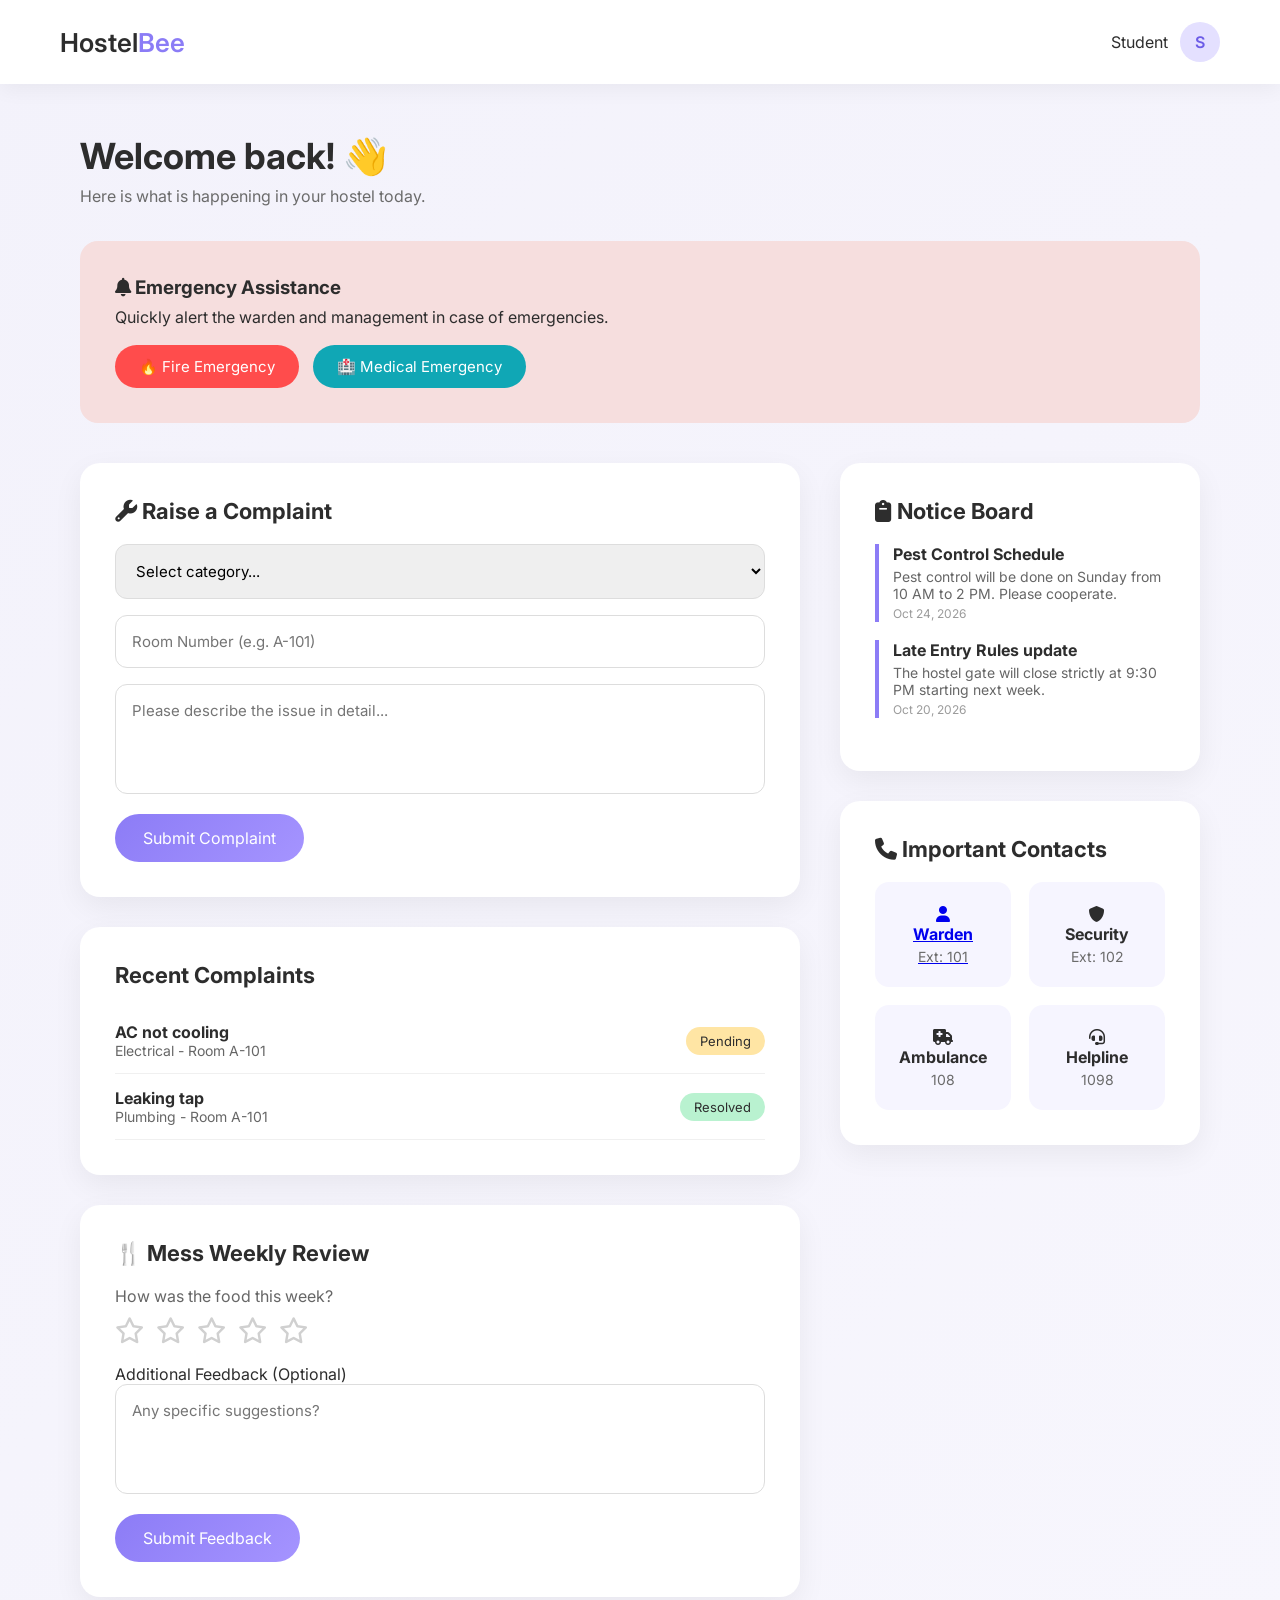
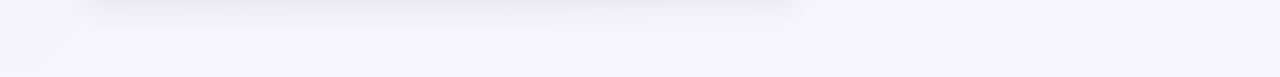
<file: student.html>
<!DOCTYPE html>
<html lang="en">

<head>
<meta charset="UTF-8">
<meta name="viewport" content="width=device-width, initial-scale=1.0">

<title>HostelBee Dashboard</title>

<link rel="stylesheet" href="style.css">

<link href="https://fonts.googleapis.com/css2?family=Inter:wght@300;400;500;600&display=swap" rel="stylesheet">

<link rel="stylesheet"
href="https://cdnjs.cloudflare.com/ajax/libs/font-awesome/6.5.0/css/all.min.css">

</head>

<body>

<!-- NAVBAR -->

<nav class="navbar">

<div class="logo">
Hostel<span>Bee</span>
</div>

<div class="profile">
<span>Student</span>
<div class="avatar">S</div>
</div>

</nav>


<div class="container">


<!-- WELCOME SECTION -->

<div class="welcome">

<h1>Welcome back! 👋</h1>

<p>Here is what is happening in your hostel today.</p>

</div>


<!-- EMERGENCY SECTION -->

<div class="emergency-card">

<h3><i class="fa-solid fa-bell"></i> Emergency Assistance</h3>

<p>Quickly alert the warden and management in case of emergencies.</p>

<div class="btn-group">

<button class="fire">
🔥 Fire Emergency
</button>
<a href="student_medical.html">
<button class="medical">
🏥 Medical Emergency
</button>
</a>

</div>

</div>


<!-- GRID LAYOUT -->

<div class="dashboard-grid">


<!-- LEFT SIDE -->

<div>


<!-- RAISE COMPLAINT -->

<div class="card">

<h3><i class="fa-solid fa-wrench"></i> Raise a Complaint</h3>

<select>
<option>Select category...</option>
<option>Electrical</option>
<option>Plumbing</option>
<option>Furniture</option>
<option>Lift</option>
<option>Cleaning</option>
</select>

<input type="text" placeholder="Room Number (e.g. A-101)">

<textarea placeholder="Please describe the issue in detail..."></textarea>

<button class="primary-btn">
Submit Complaint
</button>

</div>



<!-- RECENT COMPLAINTS -->

<div class="card">

<h3>Recent Complaints</h3>


<div class="complaint">

<div>
<h4>AC not cooling</h4>
<p>Electrical - Room A-101</p>
</div>

<span class="pending">Pending</span>

</div>


<div class="complaint">

<div>
<h4>Leaking tap</h4>
<p>Plumbing - Room A-101</p>
</div>

<span class="resolved">Resolved</span>

</div>

</div>



<!-- MESS REVIEW -->

<div class="card mess">

<h3>🍴 Mess Weekly Review</h3>

<p>How was the food this week?</p>

<div class="stars">

<i class="fa-regular fa-star"></i>
<i class="fa-regular fa-star"></i>
<i class="fa-regular fa-star"></i>
<i class="fa-regular fa-star"></i>
<i class="fa-regular fa-star"></i>

</div>

<br>

<label>Additional Feedback (Optional)</label>

<textarea placeholder="Any specific suggestions?"></textarea>

<button class="primary-btn">
Submit Feedback
</button>

</div>


</div>



<!-- RIGHT SIDE -->

<div>


<!-- NOTICE BOARD -->

<div class="card">

<h3><i class="fa-solid fa-clipboard"></i> Notice Board</h3>


<div class="notice">

<h4>Pest Control Schedule</h4>

<p>
Pest control will be done on Sunday from 10 AM to 2 PM.
Please cooperate.
</p>

<span>Oct 24, 2026</span>

</div>


<div class="notice">

<h4>Late Entry Rules update</h4>

<p>
The hostel gate will close strictly at 9:30 PM starting next week.
</p>

<span>Oct 20, 2026</span>

</div>


</div>



<!-- IMPORTANT CONTACTS -->

<div class="card">

<h3><i class="fa-solid fa-phone"></i> Important Contacts</h3>

<div class="contact-grid">

<a href="warden_info.html">
<div class="contact">
<i class="fa-solid fa-user"></i>
<h4>Warden</h4>
<p>Ext: 101</p>
</div>
</a>


<div class="contact">
<i class="fa-solid fa-shield"></i>
<h4>Security</h4>
<p>Ext: 102</p>
</div>


<div class="contact">
<i class="fa-solid fa-ambulance"></i>
<h4>Ambulance</h4>
<p>108</p>
</div>


<div class="contact">
<i class="fa-solid fa-headset"></i>
<h4>Helpline</h4>
<p>1098</p>
</div>


</div>

</div>


</div>

</div>

</div>
<script src="script.js"></script>
</body>
</html>
</file>
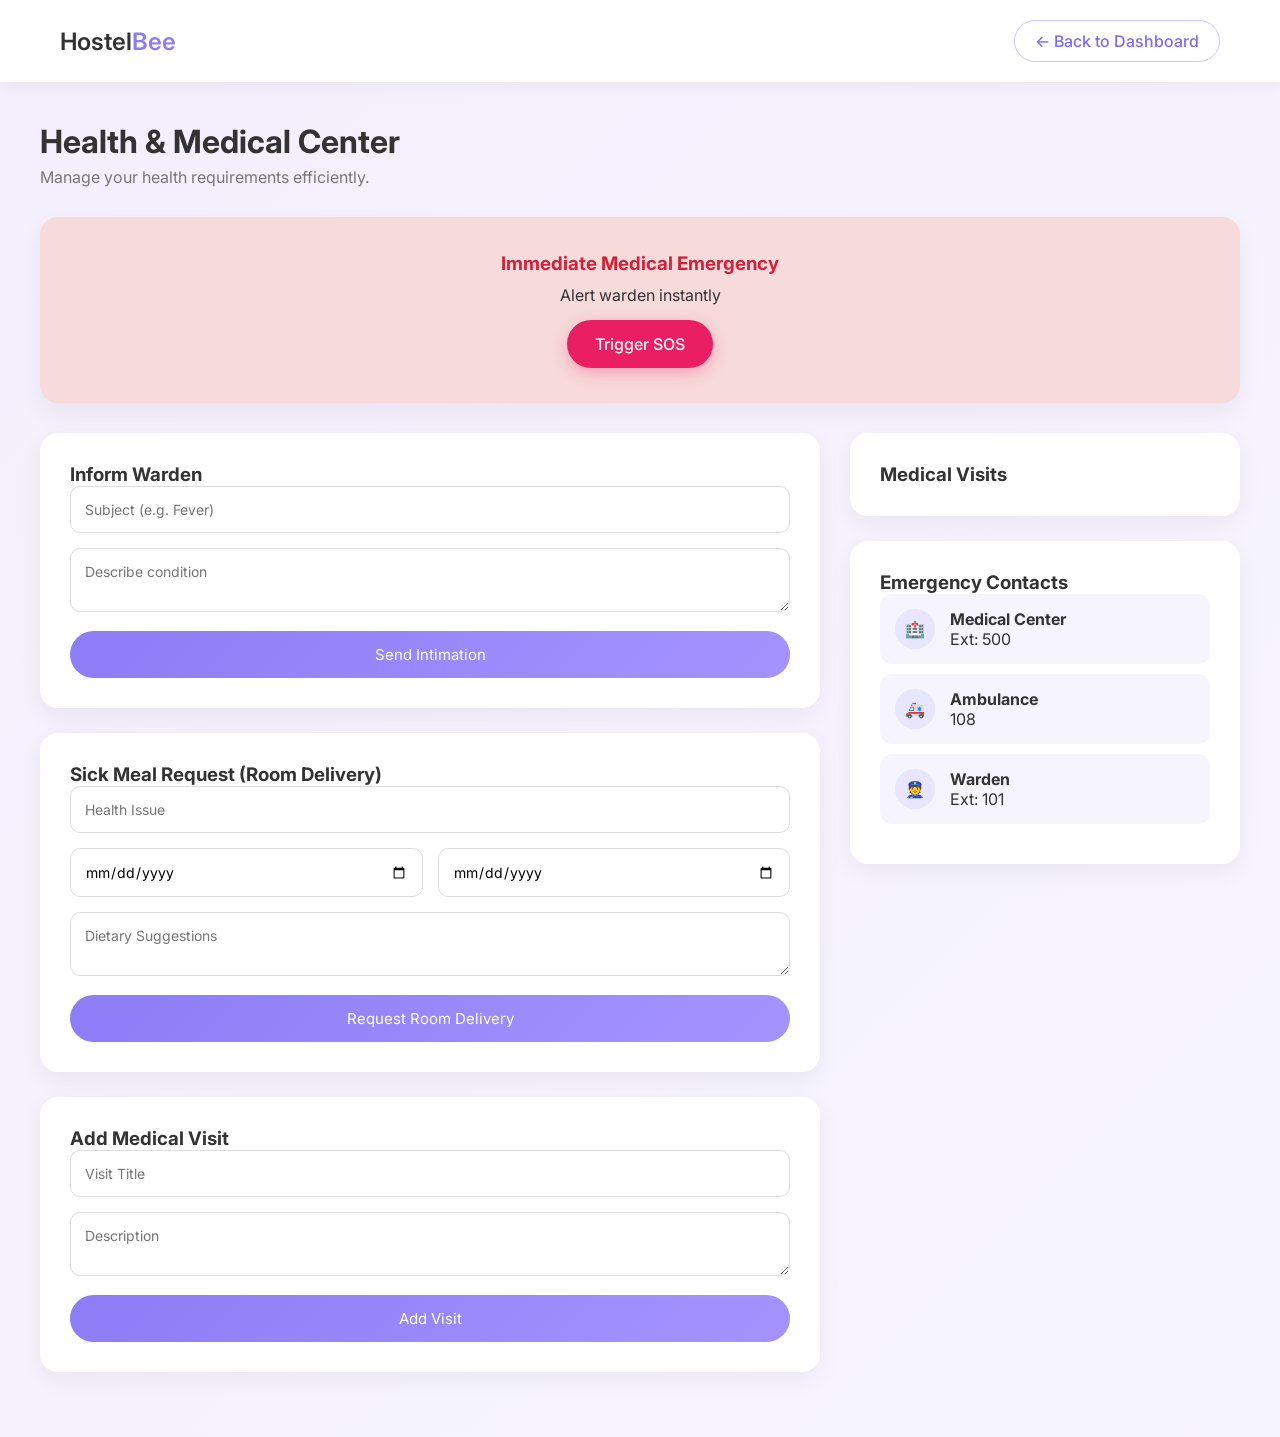
<file: student_medical.html>
<!DOCTYPE html>
<html lang="en">
<head>
<meta charset="UTF-8">
<meta name="viewport" content="width=device-width, initial-scale=1.0">

<title>Health & Medical - HostelBee</title>

<link href="https://fonts.googleapis.com/css2?family=Inter:wght@300;400;500;600&display=swap" rel="stylesheet">

<style>

*{
margin:0;
padding:0;
box-sizing:border-box;
font-family:'Inter',sans-serif;
}

body{
background:linear-gradient(135deg,#f3effc,#f7f5ff);
color:#333;
}

/* NAVBAR */

.navbar{
display:flex;
justify-content:space-between;
align-items:center;
padding:20px 60px;
background:white;
box-shadow:0 4px 15px rgba(0,0,0,0.05);
}

.logo{
font-size:24px;
font-weight:600;
}

.logo span{
color:#8c7cf6;
}

.back-btn{
border:1px solid #cfc8ff;
padding:10px 20px;
border-radius:25px;
color:#7c6cf2;
text-decoration:none;
font-weight:500;
}

/* CONTAINER */

.container{
max-width:1400px;
margin:auto;
padding:40px;
}

.title{
font-size:32px;
margin-bottom:6px;
}

.subtitle{
color:#777;
margin-bottom:30px;
}

/* SOS CARD */

.sos{
background:#f7dada;
padding:35px;
border-radius:18px;
text-align:center;
margin-bottom:30px;
box-shadow:0 10px 25px rgba(0,0,0,0.05);
}

.sos h3{
color:#d1223b;
margin-bottom:10px;
}

.sos button{
margin-top:15px;
background:#e91e63;
border:none;
color:white;
padding:14px 28px;
font-size:16px;
border-radius:30px;
cursor:pointer;
font-weight:500;
box-shadow:0 5px 15px rgba(233,30,99,0.3);
transition:0.3s;
}

.sos button:hover{
transform:scale(1.05);
}

/* GRID */

.grid{
display:grid;
grid-template-columns:2fr 1fr;
gap:30px;
}

/* CARD */

.card{
background:white;
padding:30px;
border-radius:18px;
box-shadow:0 8px 25px rgba(0,0,0,0.05);
margin-bottom:25px;
}

/* INPUT */

input, textarea{
width:100%;
padding:14px;
border-radius:10px;
border:1px solid #ddd;
margin-bottom:15px;
font-size:14px;
}

/* BUTTON */

.btn{
background:linear-gradient(135deg,#8c7cf6,#a594ff);
border:none;
color:white;
padding:14px;
border-radius:30px;
width:100%;
cursor:pointer;
font-size:15px;
}

/* VISITS */

.visit{
border-left:3px solid #a594ff;
padding-left:15px;
margin-bottom:20px;
}

.visit span{
font-size:13px;
color:#777;
}

/* CONTACT */

.contact{
display:flex;
align-items:center;
gap:15px;
background:#f6f5ff;
padding:15px;
border-radius:12px;
margin-bottom:10px;
}

.icon{
width:40px;
height:40px;
background:#e8e5ff;
border-radius:50%;
display:flex;
align-items:center;
justify-content:center;
}

.date-grid{
display:grid;
grid-template-columns:1fr 1fr;
gap:15px;
}

/* RESPONSIVE */

@media(max-width:900px){
.grid{
grid-template-columns:1fr;
}

.navbar{
padding:15px 20px;
}

.container{
padding:20px;
}
}

</style>
</head>

<body>

<nav class="navbar">
<div class="logo">Hostel<span>Bee</span></div>
<a class="back-btn" href="student.html">← Back to Dashboard</a>
</nav>

<div class="container">

<h1 class="title">Health & Medical Center</h1>
<p class="subtitle">Manage your health requirements efficiently.</p>

<!-- SOS -->

<div class="sos">
<h3>Immediate Medical Emergency</h3>
<p>Alert warden instantly</p>
<button onclick="showPopup('🚑 Medical SOS Sent!')">Trigger SOS</button>
</div>

<div class="grid">

<!-- LEFT -->

<div>

<!-- INFORM -->

<div class="card">
<h3>Inform Warden</h3>

<input type="text" id="subject" placeholder="Subject (e.g. Fever)">
<textarea id="desc" placeholder="Describe condition"></textarea>

<button class="btn" onclick="informWarden()">Send Intimation</button>
</div>

<!-- MEAL -->

<div class="card">
<h3>Sick Meal Request (Room Delivery)</h3>

<input type="text" id="issue" placeholder="Health Issue">

<div class="date-grid">
<input type="date" id="fromDate">
<input type="date" id="toDate">
</div>

<textarea placeholder="Dietary Suggestions"></textarea>

<button class="btn" onclick="submitMealRequest()">Request Room Delivery</button>
</div>

<!-- ADD VISIT -->

<div class="card">
<h3>Add Medical Visit</h3>

<input type="text" id="visitTitle" placeholder="Visit Title">
<textarea id="visitDesc" placeholder="Description"></textarea>

<button class="btn" onclick="addVisit()">Add Visit</button>
</div>

</div>

<!-- RIGHT -->

<div>

<!-- VISITS -->

<div class="card">
<h3>Medical Visits</h3>
<div id="visitList"></div>
</div>

<!-- CONTACTS -->

<div class="card">
<h3>Emergency Contacts</h3>

<div class="contact">
<div class="icon">🏥</div>
<div><b>Medical Center</b><br>Ext: 500</div>
</div>

<div class="contact">
<div class="icon">🚑</div>
<div><b>Ambulance</b><br>108</div>
</div>

<div class="contact">
<div class="icon">👮</div>
<div><b>Warden</b><br>Ext: 101</div>
</div>

</div>

</div>

</div>

</div>

<script>

/* POPUP */
function showPopup(msg){
let p=document.createElement("div");
p.innerText=msg;
p.style="position:fixed;top:20px;right:20px;background:#7c6cf2;color:white;padding:12px 18px;border-radius:10px;";
document.body.appendChild(p);
setTimeout(()=>p.remove(),3000);
}

/* INFORM */
function informWarden(){
let s=document.getElementById("subject").value;
let d=document.getElementById("desc").value;

if(!s||!d){
showPopup("Fill all fields");
return;
}

showPopup("Warden informed!");
}

/* MEAL REQUEST */
function submitMealRequest(){

let issue=document.getElementById("issue").value;
let from=document.getElementById("fromDate").value;
let to=document.getElementById("toDate").value;

if(!issue||!from||!to){
showPopup("Fill all details");
return;
}

let days=Math.ceil((new Date(to)-new Date(from))/(1000*60*60*24))+1;

let req={
name:"Student Name",
reg:"21BCE0001",
room:"A-101",
days:days
};

let data=JSON.parse(localStorage.getItem("mealRequests"))||[];
data.push(req);
localStorage.setItem("mealRequests",JSON.stringify(data));

showPopup("Meal request sent!");
}

/* ADD VISIT */
function addVisit(){

let title=document.getElementById("visitTitle").value;
let desc=document.getElementById("visitDesc").value;

if(!title||!desc){
showPopup("Fill all fields");
return;
}

let visitHTML=`
<div class="visit">
<span>Today</span>
<h4>${title}</h4>
<p>${desc}</p>
</div>
`;

document.getElementById("visitList").innerHTML+=visitHTML;

let visits=JSON.parse(localStorage.getItem("medicalVisits"))||[];
visits.push({title,desc});
localStorage.setItem("medicalVisits",JSON.stringify(visits));

showPopup("Visit added!");
}

/* LOAD VISITS */
window.onload=function(){

let visits=JSON.parse(localStorage.getItem("medicalVisits"))||[];

visits.forEach(v=>{
document.getElementById("visitList").innerHTML+=`
<div class="visit">
<span>Previous</span>
<h4>${v.title}</h4>
<p>${v.desc}</p>
</div>
`;
});

};

</script>

</body>
</html>
</file>
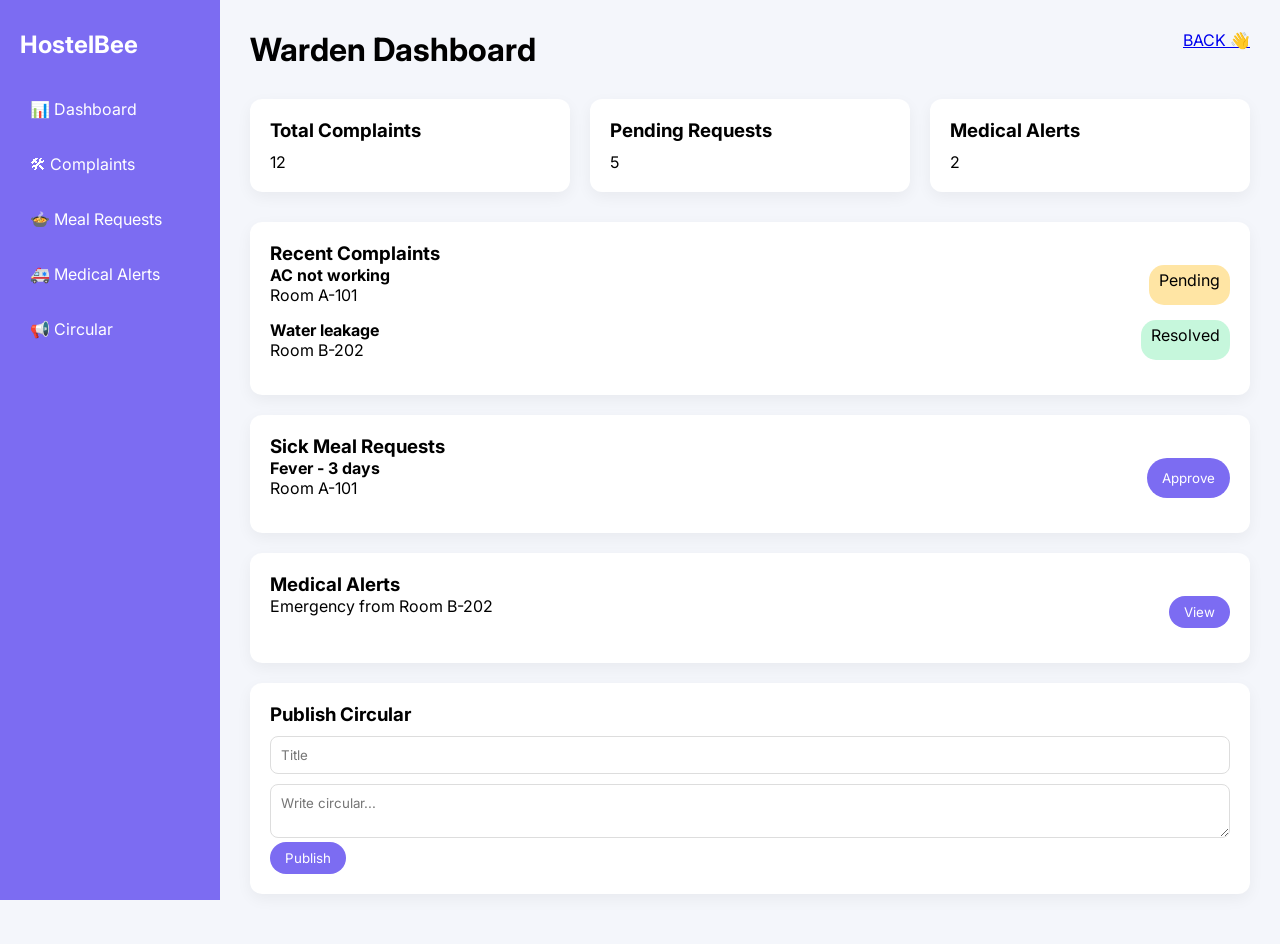
<file: warden_dashboard.html>
<!DOCTYPE html>
<html lang="en">
<head>
<meta charset="UTF-8">
<meta name="viewport" content="width=device-width, initial-scale=1.0">

<title>Warden Dashboard - HostelBee</title>

<link rel="stylesheet"
href="https://cdnjs.cloudflare.com/ajax/libs/font-awesome/6.5.0/css/all.min.css">

<link href="https://fonts.googleapis.com/css2?family=Inter:wght@300;400;500;600&display=swap" rel="stylesheet">

<style>

*{
margin:0;
padding:0;
box-sizing:border-box;
font-family:'Inter',sans-serif;
}

body{
display:flex;
background:#f4f6fb;
}

/* SIDEBAR */

.sidebar{
width:220px;
background:#7c6cf2;
color:white;
height:100vh;
padding:30px 20px;
}

.sidebar h2{
margin-bottom:30px;
}

.sidebar a{
display:block;
color:white;
text-decoration:none;
margin:15px 0;
padding:10px;
border-radius:8px;
}

.sidebar a:hover{
background:rgba(255,255,255,0.2);
}

/* MAIN */

.main{
flex:1;
padding:30px;
}

/* TOP BAR */

.topbar{
display:flex;
justify-content:space-between;
margin-bottom:30px;
}

/* CARDS */

.cards{
display:grid;
grid-template-columns:repeat(3,1fr);
gap:20px;
margin-bottom:30px;
}

.card{
background:white;
padding:20px;
border-radius:12px;
box-shadow:0 5px 15px rgba(0,0,0,0.05);
}

.card h3{
margin-bottom:10px;
}

/* SECTION */

.section{
background:white;
padding:20px;
border-radius:12px;
margin-bottom:20px;
box-shadow:0 5px 15px rgba(0,0,0,0.05);
}

/* ITEM */

.item{
display:flex;
justify-content:space-between;
margin-bottom:15px;
}

/* BUTTON */

.btn{
background:#7c6cf2;
color:white;
border:none;
padding:8px 15px;
border-radius:20px;
cursor:pointer;
}

/* STATUS */

.pending{
background:#ffe5a4;
padding:5px 10px;
border-radius:15px;
}

.resolved{
background:#c6f7dc;
padding:5px 10px;
border-radius:15px;
}

/* INPUT */

input,textarea{
width:100%;
padding:10px;
margin-top:10px;
border-radius:8px;
border:1px solid #ddd;
}

</style>
</head>

<body>

<!-- SIDEBAR -->

<div class="sidebar">

<h2>HostelBee</h2>

<a href="#">📊 Dashboard</a>
<a href="#">🛠 Complaints</a>
<a href="#">🍲 Meal Requests</a>
<a href="#">🚑 Medical Alerts</a>
<a href="#">📢 Circular</a>

</div>

<!-- MAIN -->

<div class="main">

<div class="topbar">
<h1>Warden Dashboard</h1>
<a href="index.html">
<p>BACK 👋</p>
</a>
</div>

<!-- STATS -->

<div class="cards">

<div class="card">
<h3>Total Complaints</h3>
<p>12</p>
</div>

<div class="card">
<h3>Pending Requests</h3>
<p>5</p>
</div>

<div class="card">
<h3>Medical Alerts</h3>
<p>2</p>
</div>

</div>

<!-- COMPLAINTS -->

<div class="section">

<h3>Recent Complaints</h3>

<div class="item">
<div>
<b>AC not working</b><br>
Room A-101
</div>

<span class="pending">Pending</span>
</div>

<div class="item">
<div>
<b>Water leakage</b><br>
Room B-202
</div>

<span class="resolved">Resolved</span>
</div>

</div>

<!-- MEAL REQUEST -->

<div class="section">

<h3>Sick Meal Requests</h3>

<div class="item">
<div>
<b>Fever - 3 days</b><br>
Room A-101
</div>

<button class="btn">Approve</button>
</div>

</div>

<!-- MEDICAL ALERT -->

<div class="section">

<h3>Medical Alerts</h3>

<div class="item">
<div>
Emergency from Room B-202
</div>

<button class="btn">View</button>
</div>

</div>

<!-- ADD CIRCULAR -->

<div class="section">

<h3>Publish Circular</h3>

<input type="text" id="circularTitle" placeholder="Title">

<textarea id="circularMessage" placeholder="Write circular..."></textarea>

<button class="btn" onclick="publishCircular()">Publish</button>

</div>

</div>

<script>

/* CIRCULAR SYSTEM */

function publishCircular(){

let title = document.getElementById("circularTitle").value;
let message = document.getElementById("circularMessage").value;

if(!title || !message){
alert("Fill all fields");
return;
}

localStorage.setItem("circularTitle", title);
localStorage.setItem("circularMessage", message);

alert("Circular published!");

}

</script>

</body>
</html>
</file>
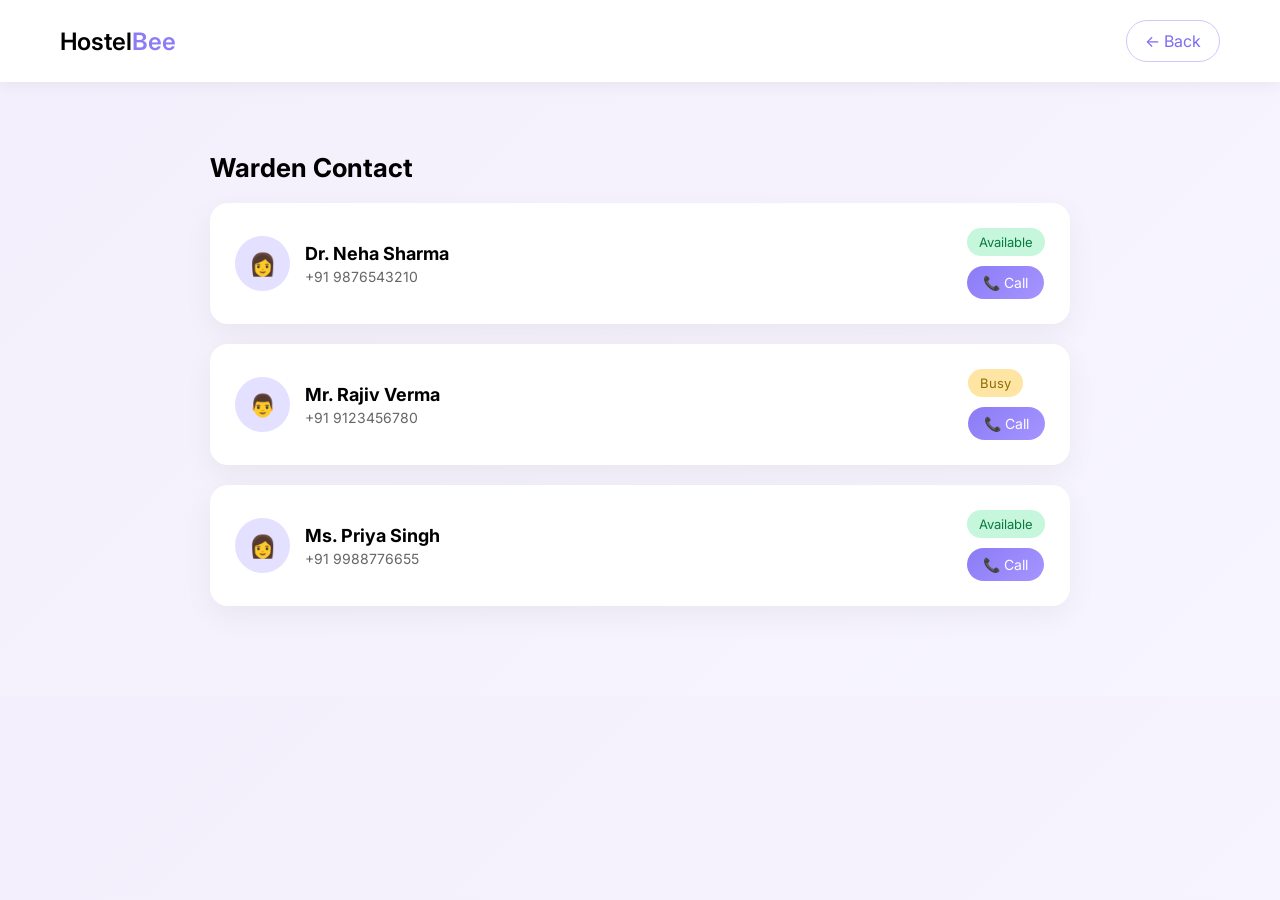
<file: warden_info.html>
<!DOCTYPE html>
<html lang="en">
<head>
<meta charset="UTF-8">
<meta name="viewport" content="width=device-width, initial-scale=1.0">
<title>Warden Info - HostelBee</title>

<link href="https://fonts.googleapis.com/css2?family=Inter:wght@300;400;500;600&display=swap" rel="stylesheet">

<style>

*{
margin:0;
padding:0;
box-sizing:border-box;
font-family:'Inter',sans-serif;
}

body{
background:linear-gradient(135deg,#f3effc,#f7f5ff);
}

/* NAVBAR */

.navbar{
display:flex;
justify-content:space-between;
align-items:center;
padding:20px 60px;
background:white;
box-shadow:0 4px 15px rgba(0,0,0,0.05);
}

.logo{
font-size:24px;
font-weight:600;
}

.logo span{
color:#8c7cf6;
}

.back-btn{
border:1px solid #cfc8ff;
padding:10px 18px;
border-radius:25px;
color:#7c6cf2;
text-decoration:none;
}

/* CONTAINER */

.container{
max-width:900px;
margin:50px auto;
padding:20px;
}

.title{
font-size:26px;
margin-bottom:20px;
}

/* CARD */

.card{
background:white;
padding:25px;
border-radius:18px;
box-shadow:0 10px 30px rgba(0,0,0,0.05);
margin-bottom:20px;
display:flex;
align-items:center;
justify-content:space-between;
}

/* LEFT SIDE */

.info{
display:flex;
align-items:center;
gap:15px;
}

.avatar{
width:55px;
height:55px;
border-radius:50%;
background:#e4e0ff;
display:flex;
align-items:center;
justify-content:center;
font-size:22px;
color:#6c5ce7;
}

.details h3{
font-size:18px;
margin-bottom:4px;
}

.phone{
font-size:14px;
color:#666;
}

/* STATUS */

.status{
font-size:13px;
padding:6px 12px;
border-radius:20px;
display:inline-block;
}

.available{
background:#c6f7dc;
color:#0a7a3f;
}

.busy{
background:#ffe5a4;
color:#8a6d00;
}

/* BUTTON */

.call-btn{
display:inline-block;
margin-top:10px;
background:linear-gradient(135deg,#8c7cf6,#a594ff);
color:white;
padding:8px 16px;
border-radius:25px;
text-decoration:none;
font-size:14px;
}

</style>
</head>

<body>

<nav class="navbar">
<div class="logo">Hostel<span>Bee</span></div>

<a href="student.html" class="back-btn">
← Back
</a>
</nav>

<div class="container">

<h2 class="title">Warden Contact</h2>

<!-- WARDEN 1 -->

<div class="card">

<div class="info">
<div class="avatar">👩</div>

<div class="details">
<h3>Dr. Neha Sharma</h3>
<p class="phone">+91 9876543210</p>
</div>
</div>

<div>
<span class="status available">Available</span><br>
<a href="tel:+919876543210" class="call-btn">📞 Call</a>
</div>

</div>


<!-- WARDEN 2 -->

<div class="card">

<div class="info">
<div class="avatar">👨</div>

<div class="details">
<h3>Mr. Rajiv Verma</h3>
<p class="phone">+91 9123456780</p>
</div>
</div>

<div>
<span class="status busy">Busy</span><br>
<a href="tel:+919123456780" class="call-btn">📞 Call</a>
</div>

</div>


<!-- WARDEN 3 -->

<div class="card">

<div class="info">
<div class="avatar">👩</div>

<div class="details">
<h3>Ms. Priya Singh</h3>
<p class="phone">+91 9988776655</p>
</div>
</div>

<div>
<span class="status available">Available</span><br>
<a href="tel:+919988776655" class="call-btn">📞 Call</a>
</div>

</div>

</div>

</body>
</html>
</file>
<file: style.css>
/* GOOGLE FONT */
@import url('https://fonts.googleapis.com/css2?family=Inter:wght@300;400;500;600&display=swap');

/* RESET */

*{
margin:0;
padding:0;
box-sizing:border-box;
font-family:'Inter',sans-serif;
}

/* BODY */

body{
background:linear-gradient(135deg,#f3f2fb,#f7f6fd);
color:#2d2d2d;
}

/* NAVBAR */

.navbar{
display:flex;
justify-content:space-between;
align-items:center;
padding:22px 60px;
background:white;
box-shadow:0 5px 20px rgba(0,0,0,0.05);
}

.logo{
font-size:26px;
font-weight:600;
}

.logo span{
color:#8b7cf6;
}

.profile{
display:flex;
align-items:center;
gap:12px;
font-size:16px;
}

.avatar{
width:40px;
height:40px;
border-radius:50%;
background:#e4e0ff;
display:flex;
align-items:center;
justify-content:center;
font-weight:600;
color:#6c5ce7;
}

/* MAIN CONTAINER */

.container{
max-width:1500px;
margin:auto;
padding:50px 80px;
}

/* WELCOME */

.welcome h1{
font-size:36px;
margin-bottom:8px;
}

.welcome p{
color:#6b6b6b;
font-size:16px;
margin-bottom:35px;
}

/* EMERGENCY CARD */

.emergency-card{
background:#f6dede;
padding:35px;
border-radius:18px;
margin-bottom:40px;
}

.emergency-card h3{
margin-bottom:8px;
}

.btn-group{
margin-top:18px;
}

.fire{
background:#ff4c4c;
color:white;
border:none;
padding:12px 24px;
border-radius:30px;
margin-right:10px;
cursor:pointer;
font-size:15px;
}

.medical{
background:#10a7b5;
color:white;
border:none;
padding:12px 24px;
border-radius:30px;
cursor:pointer;
font-size:15px;
}

/* GRID LAYOUT */

.dashboard-grid{
display:grid;
grid-template-columns:2fr 1fr;
gap:40px;
}

/* CARDS */

.card{
background:white;
padding:35px;
border-radius:20px;
box-shadow:0 10px 30px rgba(0,0,0,0.06);
margin-bottom:30px;
}

.card h3{
font-size:22px;
margin-bottom:20px;
}

/* FORM INPUTS */

input,
select,
textarea{
width:100%;
padding:16px;
border-radius:12px;
border:1px solid #ddd;
margin-bottom:16px;
outline:none;
font-size:15px;
}

textarea{
resize:none;
height:110px;
}

/* BUTTON */

.primary-btn{
background:linear-gradient(135deg,#8c7cf6,#a594ff);
color:white;
border:none;
padding:14px 28px;
border-radius:30px;
font-size:16px;
cursor:pointer;
}

/* NOTICE BOARD */

.notice{
border-left:4px solid #8c7cf6;
padding-left:14px;
margin-bottom:18px;
}

.notice h4{
font-size:16px;
margin-bottom:4px;
}

.notice p{
font-size:14px;
color:#666;
}

.notice span{
font-size:12px;
color:#9b9b9b;
}

/* COMPLAINT LIST */

.complaint{
display:flex;
justify-content:space-between;
align-items:center;
padding:14px 0;
border-bottom:1px solid #f0f0f0;
}

.complaint h4{
font-size:16px;
}

.complaint p{
font-size:14px;
color:#666;
}

/* STATUS */

.pending{
background:#ffe5a4;
padding:6px 14px;
border-radius:20px;
font-size:13px;
}

.resolved{
background:#b9f2d0;
padding:6px 14px;
border-radius:20px;
font-size:13px;
}

/* MESS REVIEW */

.mess p{
margin-bottom:12px;
color:#666;
}

.stars i{
font-size:26px;
color:#d0d0d0;
margin-right:8px;
cursor:pointer;
}

/* CONTACT GRID */

.contact-grid{
display:grid;
grid-template-columns:1fr 1fr;
gap:18px;
margin-top:10px;
}

.contact{
background:#f6f5ff;
padding:22px;
border-radius:14px;
text-align:center;
}

.contact h4{
font-size:16px;
margin-bottom:4px;
}

.contact p{
color:#6b6b6b;
font-size:14px;
}
</file>
